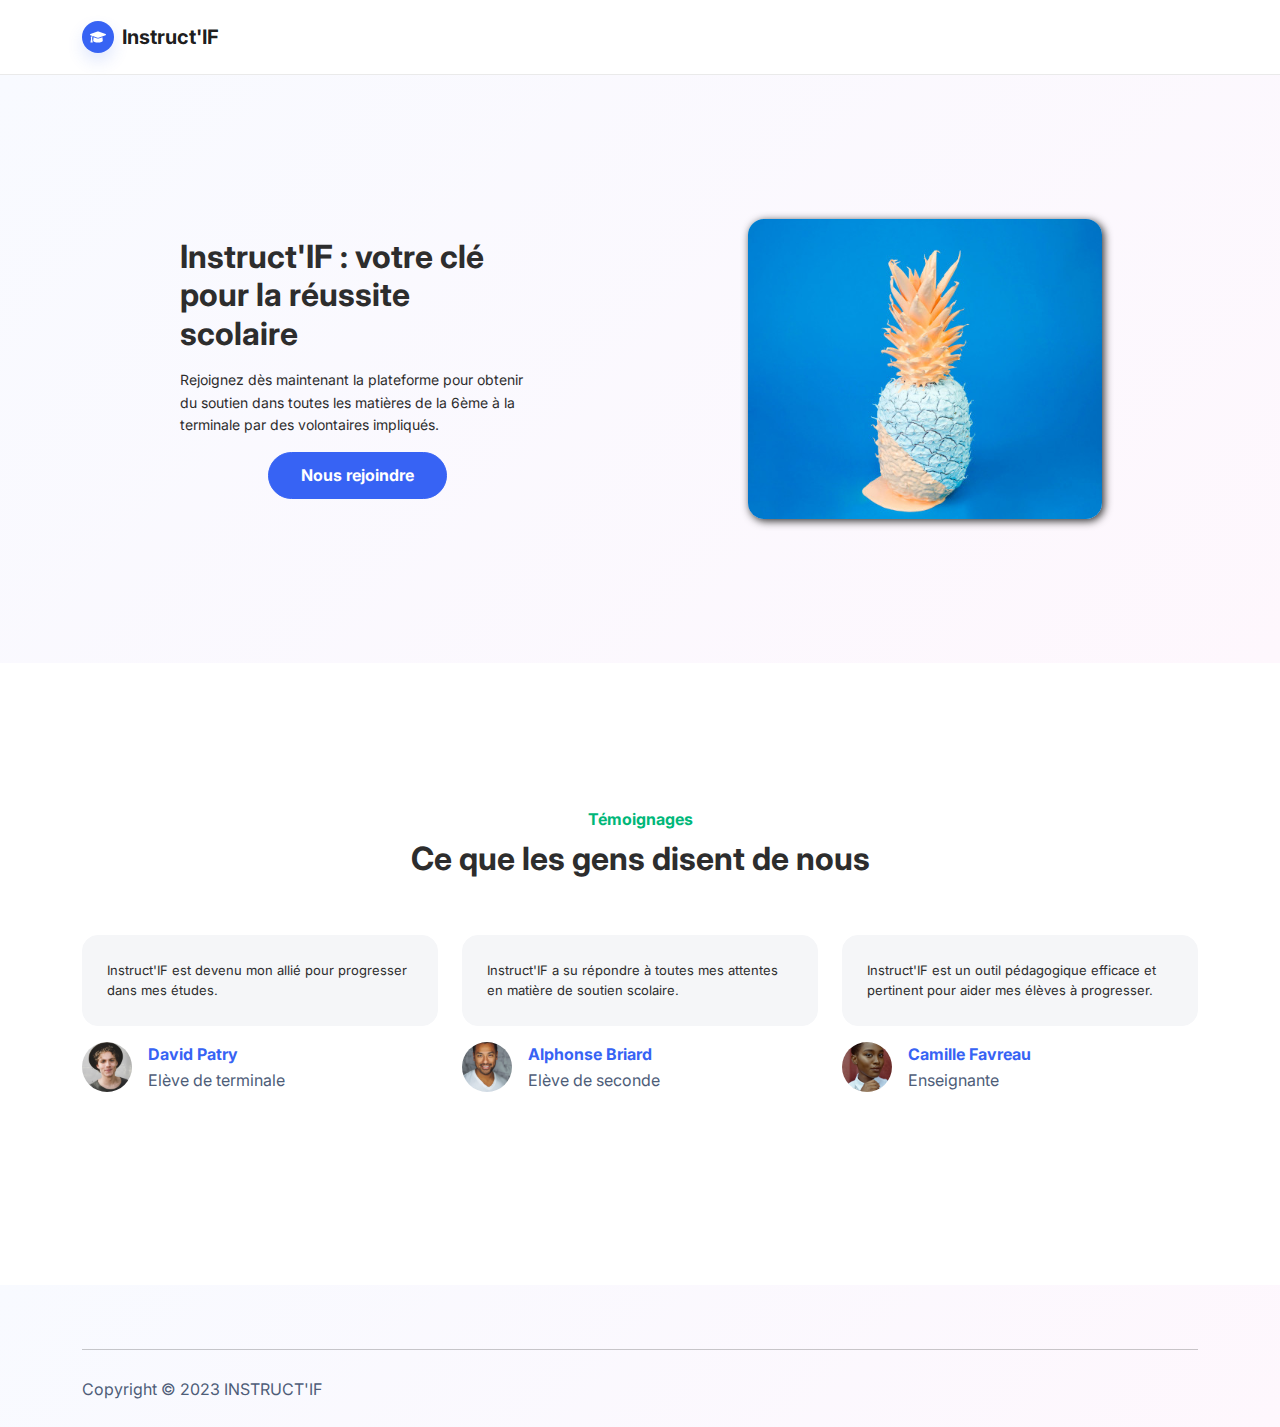
<file: Instructif_front/src/main/webapp/index.html>
<!DOCTYPE html>
<html lang="fr">

<head>
    <meta charset="utf-8">
    <meta name="viewport" content="width=device-width, initial-scale=1.0, shrink-to-fit=no">
    <title>Accueil - Instruct'IF</title>
    <link rel="stylesheet" href="https://fonts.googleapis.com/css?family=Inter:300italic,400italic,600italic,700italic,800italic,400,300,600,700,800&amp;display=swap">
    <link rel="stylesheet" href="assets/css/bootstrap/css/bootstrap.min.css">
    <link rel="stylesheet" href="assets/css/Footer-Clean-icons.css">
    <link rel="stylesheet" href="assets/css/Hero-Clean-Reverse-images.css">
    <link rel="stylesheet" href="https://cdnjs.cloudflare.com/ajax/libs/font-awesome/4.7.0/css/font-awesome.min.css">
</head>

<body>
    <nav class="navbar navbar-light navbar-expand-md sticky-top navbar-shrink py-3" id="mainNav">
        <div class="container">
            <a class="navbar-brand d-flex align-items-center" href="index.html">
                <span class="shadow d-flex justify-content-center align-items-center bs-icon-sm bs-icon-circle bs-icon-primary me-2 bs-icon">
                    <svg xmlns="http://www.w3.org/2000/svg" viewbox="0 -64 640 640" width="1em" height="1em" fill="currentColor">
                        <path d="M623.1 136.9l-282.7-101.2c-13.73-4.91-28.7-4.91-42.43 0L16.05 136.9C6.438 140.4 0 149.6 0 160s6.438 19.65 16.05 23.09L76.07 204.6c-11.89 15.8-20.26 34.16-24.55 53.95C40.05 263.4 32 274.8 32 288c0 9.953 4.814 18.49 11.94 24.36l-24.83 149C17.48 471.1 25 480 34.89 480H93.11c9.887 0 17.41-8.879 15.78-18.63l-24.83-149C91.19 306.5 96 297.1 96 288c0-10.29-5.174-19.03-12.72-24.89c4.252-17.76 12.88-33.82 24.94-47.03l190.6 68.23c13.73 4.91 28.7 4.91 42.43 0l282.7-101.2C633.6 179.6 640 170.4 640 160S633.6 140.4 623.1 136.9zM351.1 314.4C341.7 318.1 330.9 320 320 320c-10.92 0-21.69-1.867-32-5.555L142.8 262.5L128 405.3C128 446.6 213.1 480 320 480c105.1 0 192-33.4 192-74.67l-14.78-142.9L351.1 314.4z"></path>
                    </svg>
                </span>
                <span>Instruct'IF</span>
            </a>
            <button data-bs-toggle="collapse" data-bs-target="#navcol-1" class="navbar-toggler">
                <span class="visually-hidden">Toggle navigation</span>
                <span class="navbar-toggler-icon"></span></button>
            <div class="collapse navbar-collapse" id="navcol-1">
            </div>
        </div>
    </nav>
    <header class="bg-primary-gradient">
        <div class="container py-4 py-xl-5">
            <div class="row gy-4 gy-md-0">
                <div class="col-md-6 text-center text-md-start d-flex d-sm-flex d-md-flex justify-content-center align-items-center justify-content-md-start align-items-md-center justify-content-xl-center">
                    <div style="max-width: 350px;">
                        <h2 class="fw-bold">Instruct'IF : votre clé pour la réussite scolaire</h2>
                        <p class="my-3" style="font-size: 14px;">Rejoignez dès maintenant la plateforme pour obtenir du soutien dans toutes les matières de la 6ème à la terminale par des volontaires impliqués. </p><a class="btn btn-primary me-2" role="button" href="login.html" style="margin-right: 8px;margin-left: 25%;"> Nous rejoindre </a>
                    </div>
                </div>
                <div class="col-md-6">
                    <div class="p-xl-5 m-xl-5"><img class="rounded img-fluid w-100 fit-cover" style="min-height: 300px;box-shadow: 2px 2px 8px var(--bs-gray-900);" src="assets/img/products/1.jpg"></div>
                </div>
            </div>
        </div>
    </header>
    <section class="py-5 mt-5">
        <div class="container py-5">
            <div class="row mb-5">
                <div class="col-md-8 col-xl-6 text-center mx-auto">
                    <p class="fw-bold text-success mb-2">Témoignages</p>
                    <h2 class="fw-bold">Ce que les gens disent de nous</h2>
                </div>
            </div>
            <div class="row row-cols-1 row-cols-sm-2 row-cols-lg-3 d-sm-flex justify-content-sm-center">
                <div class="col mb-4">
                    <div class="d-flex flex-column align-items-center align-items-sm-start">
                        <p class="bg-light border-light border rounded p-4" style="font-size: 13px;">Instruct'IF est devenu mon allié pour progresser dans mes études.</p>
                        <div class="d-flex"><img class="rounded-circle flex-shrink-0 me-3 fit-cover" width="50" height="50" src="assets/img/team/avatar2.jpg">
                            <div>
                                <p class="fw-bold text-primary mb-0">David Patry</p>
                                <p class="text-muted mb-0">Elève de terminale</p>
                            </div>
                        </div>
                    </div>
                </div>
                <div class="col mb-4">
                    <div class="d-flex flex-column align-items-center align-items-sm-start">
                        <p class="bg-light border-light border rounded p-4" style="font-size: 13px;">Instruct'IF a su répondre à toutes mes attentes en matière de soutien scolaire.</p>
                        <div class="d-flex"><img class="rounded-circle flex-shrink-0 me-3 fit-cover" width="50" height="50" src="assets/img/team/avatar4.jpg">
                            <div>
                                <p class="fw-bold text-primary mb-0">Alphonse Briard</p>
                                <p class="text-muted mb-0">Elève de seconde</p>
                            </div>
                        </div>
                    </div>
                </div>
                <div class="col mb-4">
                    <div class="d-flex flex-column align-items-center align-items-sm-start">
                        <p class="bg-light border-light border rounded p-4" style="font-size: 13px;">Instruct'IF est un outil pédagogique efficace et pertinent pour aider mes élèves à progresser.</p>
                        <div class="d-flex"><img class="rounded-circle flex-shrink-0 me-3 fit-cover" width="50" height="50" src="assets/img/team/avatar5.jpg">
                            <div>
                                <p class="fw-bold text-primary mb-0">Camille Favreau</p>
                                <p class="text-muted mb-0">Enseignante</p>
                            </div>
                        </div>
                    </div>
                </div>
            </div>
        </div>
    </section>
    <footer class="bg-primary-gradient" style="width: 100%;height: 141.594px;margin-top: 72px;">
        <div class="container py-4 py-lg-5" style="height: 0;">
            <hr>
            <div class="text-muted d-flex justify-content-between align-items-center pt-3" style="height: 30.5938px;">
                <p class="mb-0">Copyright © 2023 INSTRUCT'IF</p>
            </div>
        </div>
    </footer>
    <script src="https://cdn.jsdelivr.net/npm/bootstrap@5.2.3/dist/js/bootstrap.bundle.min.js"></script>
    <script src="assets/js/bold-and-bright.js"></script>
    <script src="https://code.jquery.com/jquery-3.4.1.min.js"></script>
</body>

</html>
</file>
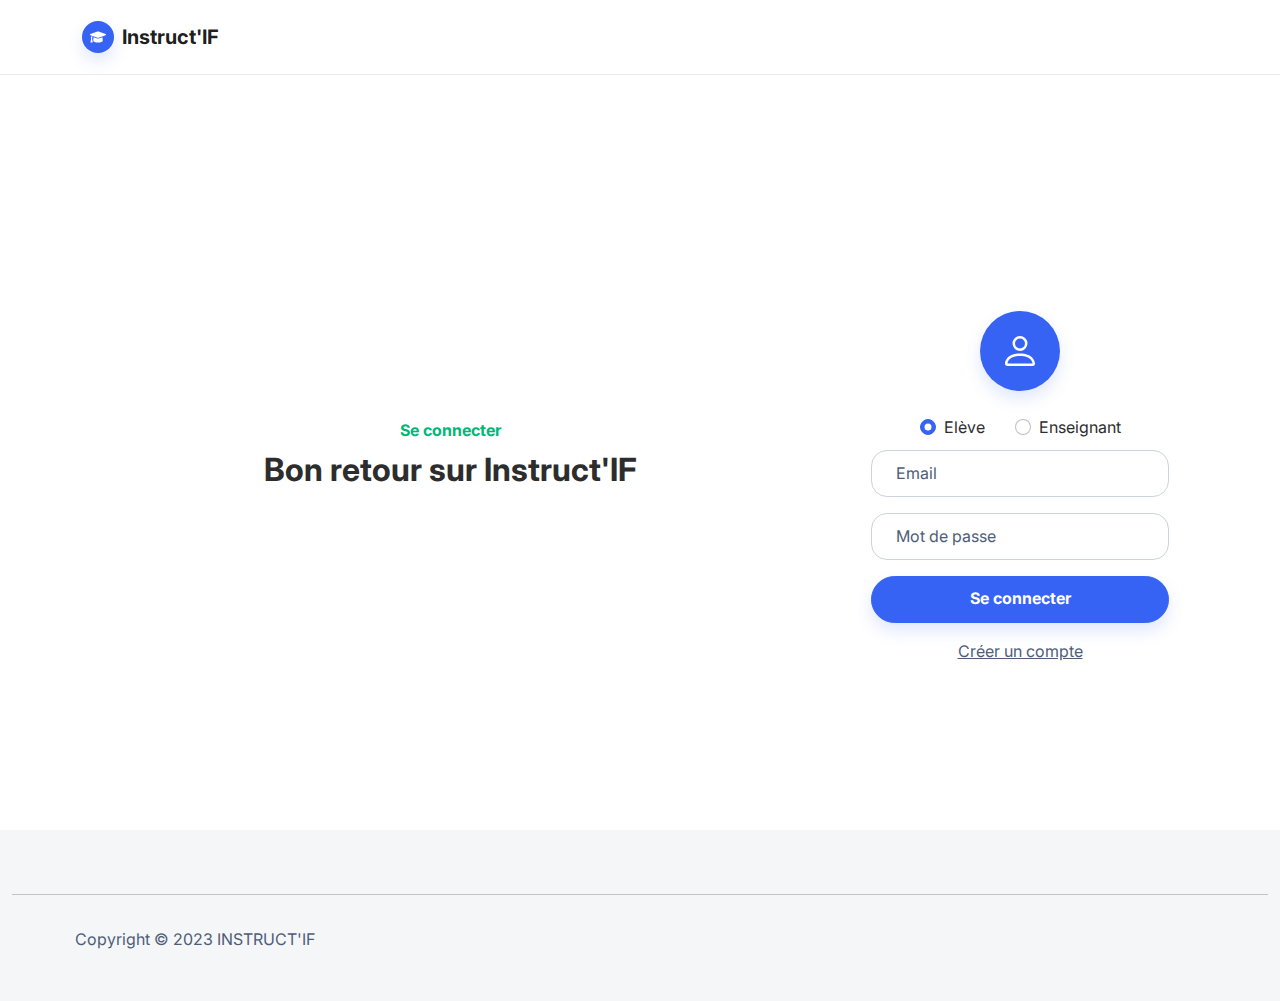
<file: Instructif_front/src/main/webapp/login.html>
<!DOCTYPE html>
<html lang="en">

<head>
    <meta charset="utf-8">
    <meta name="viewport" content="width=device-width, initial-scale=1.0, shrink-to-fit=no">
    <title>Connexion - Instruct'IF</title>
    <link rel="stylesheet" href="assets/css/bootstrap/css/bootstrap.min.css">
    <link rel="stylesheet" href="https://fonts.googleapis.com/css?family=Inter:300italic,400italic,600italic,700italic,800italic,400,300,600,700,800&amp;display=swap">
    <link rel="stylesheet" href="assets/css/Footer-Clean-icons.css">
    <link rel="stylesheet" href="assets/css/Hero-Clean-Reverse-images.css">
    <link rel="stylesheet" href="https://cdnjs.cloudflare.com/ajax/libs/font-awesome/4.7.0/css/font-awesome.min.css">
</head>

<body>
    <nav class="navbar navbar-light navbar-expand-md sticky-top navbar-shrink py-3" id="mainNav">
        <div class="container">
            <a class="navbar-brand d-flex align-items-center" href="index.html">
            <span class="shadow d-flex justify-content-center align-items-center bs-icon-sm bs-icon-circle bs-icon-primary me-2 bs-icon">
                <svg xmlns="http://www.w3.org/2000/svg" viewbox="0 -64 640 640" width="1em" height="1em"
                     fill="currentColor">
                    <path d="M623.1 136.9l-282.7-101.2c-13.73-4.91-28.7-4.91-42.43 0L16.05 136.9C6.438 140.4 0 149.6 0 160s6.438 19.65 16.05 23.09L76.07 204.6c-11.89 15.8-20.26 34.16-24.55 53.95C40.05 263.4 32 274.8 32 288c0 9.953 4.814 18.49 11.94 24.36l-24.83 149C17.48 471.1 25 480 34.89 480H93.11c9.887 0 17.41-8.879 15.78-18.63l-24.83-149C91.19 306.5 96 297.1 96 288c0-10.29-5.174-19.03-12.72-24.89c4.252-17.76 12.88-33.82 24.94-47.03l190.6 68.23c13.73 4.91 28.7 4.91 42.43 0l282.7-101.2C633.6 179.6 640 170.4 640 160S633.6 140.4 623.1 136.9zM351.1 314.4C341.7 318.1 330.9 320 320 320c-10.92 0-21.69-1.867-32-5.555L142.8 262.5L128 405.3C128 446.6 213.1 480 320 480c105.1 0 192-33.4 192-74.67l-14.78-142.9L351.1 314.4z"></path>
                </svg>
            </span>
                <span>Instruct'IF</span>
            </a>
            <button data-bs-toggle="collapse" data-bs-target="#navcol-1" class="navbar-toggler">
            <span class="visually-hidden">Toggle navigation</span><span class="navbar-toggler-icon"></span></button>
        </div>
    </nav>
    <section class="py-5">
        <div class="container py-5" style="margin-bottom: -12px;margin-top: 100px;">
            <div class="row d-flex justify-content-center">
                <div class="col offset-xl-0">
                    <div class="text-center" style="margin-top: 147px;">
                        <p class="fw-bold text-success mb-2">Se connecter</p>
                        <h2 class="fw-bold" style="margin-bottom: 0;margin-top: 0;">Bon retour sur Instruct'IF</h2>
                    </div>
                </div>
                <div class="col-md-6 col-xl-4">
                    <div class="card">
                        <div class="card-body text-center d-flex flex-column align-items-center">
                            <div class="shadow bs-icon-xl bs-icon-circle bs-icon-primary bs-icon my-4"><svg xmlns="http://www.w3.org/2000/svg" width="1em" height="1em" fill="currentColor" viewBox="0 0 16 16" class="bi bi-person">
                                <path d="M8 8a3 3 0 1 0 0-6 3 3 0 0 0 0 6zm2-3a2 2 0 1 1-4 0 2 2 0 0 1 4 0zm4 8c0 1-1 1-1 1H3s-1 0-1-1 1-4 6-4 6 3 6 4zm-1-.004c-.001-.246-.154-.986-.832-1.664C11.516 10.68 10.289 10 8 10c-2.29 0-3.516.68-4.168 1.332-.678.678-.83 1.418-.832 1.664h10z"></path>
                            </svg></div>
                            <div id="error-message"></div>
                            <div>
                                <div class="form-check" style="display: inline-block;padding-right: 25px;margin-bottom: 0;"><input type="radio" class="form-check-input" id="radioEleve" name="accountOption" value="eleve" checked=""><label class="form-label form-label form-check-label" for="radioEleve">Elève</label></div>
                                <div class="form-check" style="display: inline-block;padding-left: 25px;"><input type="radio" class="form-check-input" id="radioEnseignant" name="accountOption" value="enseignant"><label class="form-label form-label form-check-label" for="radioEnseignant">Enseignant</label></div>
                            </div>
                            <form method="post">
                                <div class="mb-3"><input class="form-control form-control form-control" type="email" id="login" name="email" placeholder="Email"></div>
                                <div class="mb-3"><input class="form-control form-control form-control" type="password" id="password" name="password" placeholder="Mot de passe"></div>
                                <div class="mb-3"><button class="btn btn-primary shadow d-block w-100" id="bouton-connexion" type="submit">Se connecter </button></div><a href="signup.html"><p class="text-muted"><span style="text-decoration: underline;">Créer un compte</span></p></a>
                            </form>
                        </div>
                    </div>
                </div>
            </div>
        </div>
    </section>
    <section>
        <footer style="width: 100%;margin-top: 50px;">
            <div class="container py-4 py-lg-5" style="width: 100%;max-width: 100%;background: var(--bs-gray-100);">
                <hr>
                <div class="d-flex justify-content-between align-items-center pt-3">
                    <p class="text-muted mb-0" style="margin-left: 5%;">Copyright © 2023 INSTRUCT'IF</p>
                    <ul class="list-inline mb-0">
                        <li class="list-inline-item list-inline-item list-inline-item"></li>
                        <li class="list-inline-item list-inline-item list-inline-item"></li>
                        <li class="list-inline-item list-inline-item list-inline-item"></li>
                    </ul>
                </div>
            </div>
        </footer>
    </section>
    <script src="https://cdn.jsdelivr.net/npm/bootstrap@5.2.3/dist/js/bootstrap.bundle.min.js"></script>
    <script src="assets/js/bold-and-bright.js"></script>
    <script src="https://code.jquery.com/jquery-3.4.1.min.js"></script>
    <script src="assets/js/login.js"></script>
    <script src="assets/js/modal.js"></script>
</body>

</html>
</file>
<file: Instructif_front/src/main/webapp/assets/css/Footer-Clean-icons.css>
.bs-icon {
  --bs-icon-size: .75rem;
  display: flex;
  flex-shrink: 0;
  justify-content: center;
  align-items: center;
  font-size: var(--bs-icon-size);
  width: calc(var(--bs-icon-size) * 2);
  height: calc(var(--bs-icon-size) * 2);
  color: var(--bs-primary);
}

.bs-icon-xs {
  --bs-icon-size: 1rem;
  width: calc(var(--bs-icon-size) * 1.5);
  height: calc(var(--bs-icon-size) * 1.5);
}

.bs-icon-sm {
  --bs-icon-size: 1rem;
}

.bs-icon-md {
  --bs-icon-size: 1.5rem;
}

.bs-icon-lg {
  --bs-icon-size: 2rem;
}

.bs-icon-xl {
  --bs-icon-size: 2.5rem;
}

.bs-icon.bs-icon-primary {
  color: var(--bs-white);
  background: var(--bs-primary);
}

.bs-icon.bs-icon-primary-light {
  color: var(--bs-primary);
  background: rgba(var(--bs-primary-rgb), .2);
}

.bs-icon.bs-icon-semi-white {
  color: var(--bs-primary);
  background: rgba(255, 255, 255, .5);
}

.bs-icon.bs-icon-rounded {
  border-radius: .5rem;
}

.bs-icon.bs-icon-circle {
  border-radius: 50%;
}
</file>
<file: Instructif_front/src/main/webapp/assets/css/Hero-Clean-Reverse-images.css>
.fit-cover {
  object-fit: cover;
}
</file>
